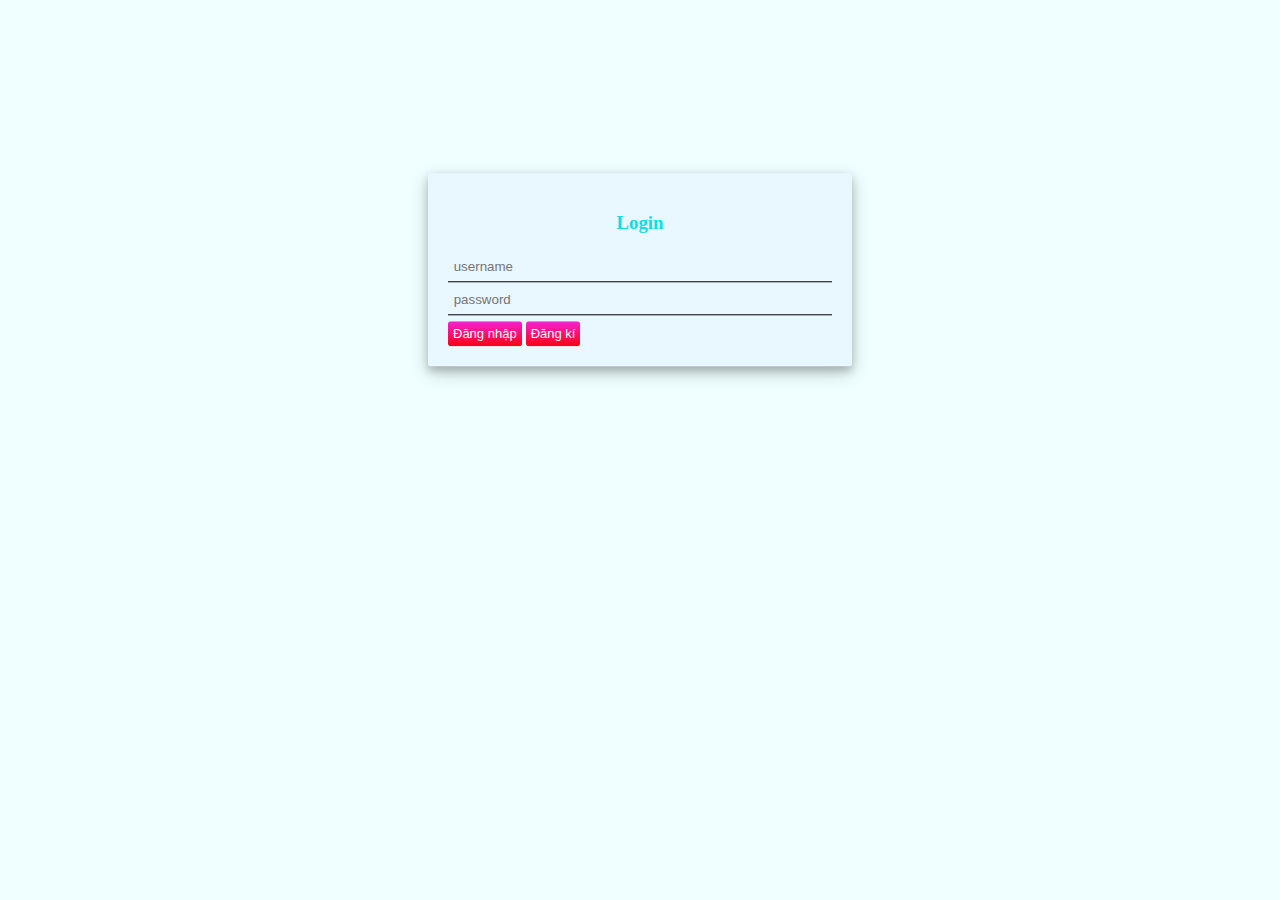
<file: form/index.html>
<!DOCTYPE html>
<html lang="en">
<head>
    <meta charset="UTF-8">
    <meta name="viewport" content="width=device-width, initial-scale=1.0">
    <meta http-equiv="X-UA-Compatible" content="ie=edge">
    <title>Document</title>
    <link rel="stylesheet" href="./style.css">
</head>
<body>
    <form action="" id="dang-nhap">
        <h3>Login</h3>
        <!-- <label for="username">Tài khoản</label>
        <br> -->
        <input type="text"  name="" id="username" placeholder=" username">
        <br>
        <!-- <label for="pass">Mật khẩu</label>
        <br> -->
        <input type="password" name="pass" id="pass" placeholder=" password">
        <br>
        <button type="submit">Đăng nhập</button>
        <button type="button" id="dang-ki-1">Đăng kí</button>
    </form>

    <form action="" id="dang-ki">
            <h3>Register</h3>
            <label for="name">Tên:</label>
            <br>
            <input type="text"  name="" id="name" placeholder=" name">
            <br>
            <label for="so-dien-thoai">Số điện thoại:</label>
            <br>
            <input type="text" name="" id="so-dien-thoai" placeholder=" phone">
            <br>
            <label for="address">Địa chỉ:</label>
            <br>
            <input type="text" name="" id="address" placeholder=" address">
            <br>
            <label for="username-1">Tài khoản:</label>
            <br>
            <input type="text"  name="" id="username-1" placeholder=" username">
            <br>
            <label for="pass-1">Mật khẩu:</label>
            <br>
            <input type="password" name="pass-1" id="pass-1" placeholder=" password">
            <br>
            <label for="confirm_pass">Nhập lại mật khẩu:</label>
            <br>
            <input type="password" name="" id="confirm_pass" placeholder=" confirm password">
            <br>
            <button type="submit">Đăng kí</button>
        </form>
    
</body>
<script>    
    var element=document.getElementById("dang-ki-1");
    element.addEventListener('click',hien)
    function hien(){
        document.getElementById('dang-ki').style.display='block';
        document.getElementById('dang-nhap').style.display='none';
    }
</script>
</html>
</file>
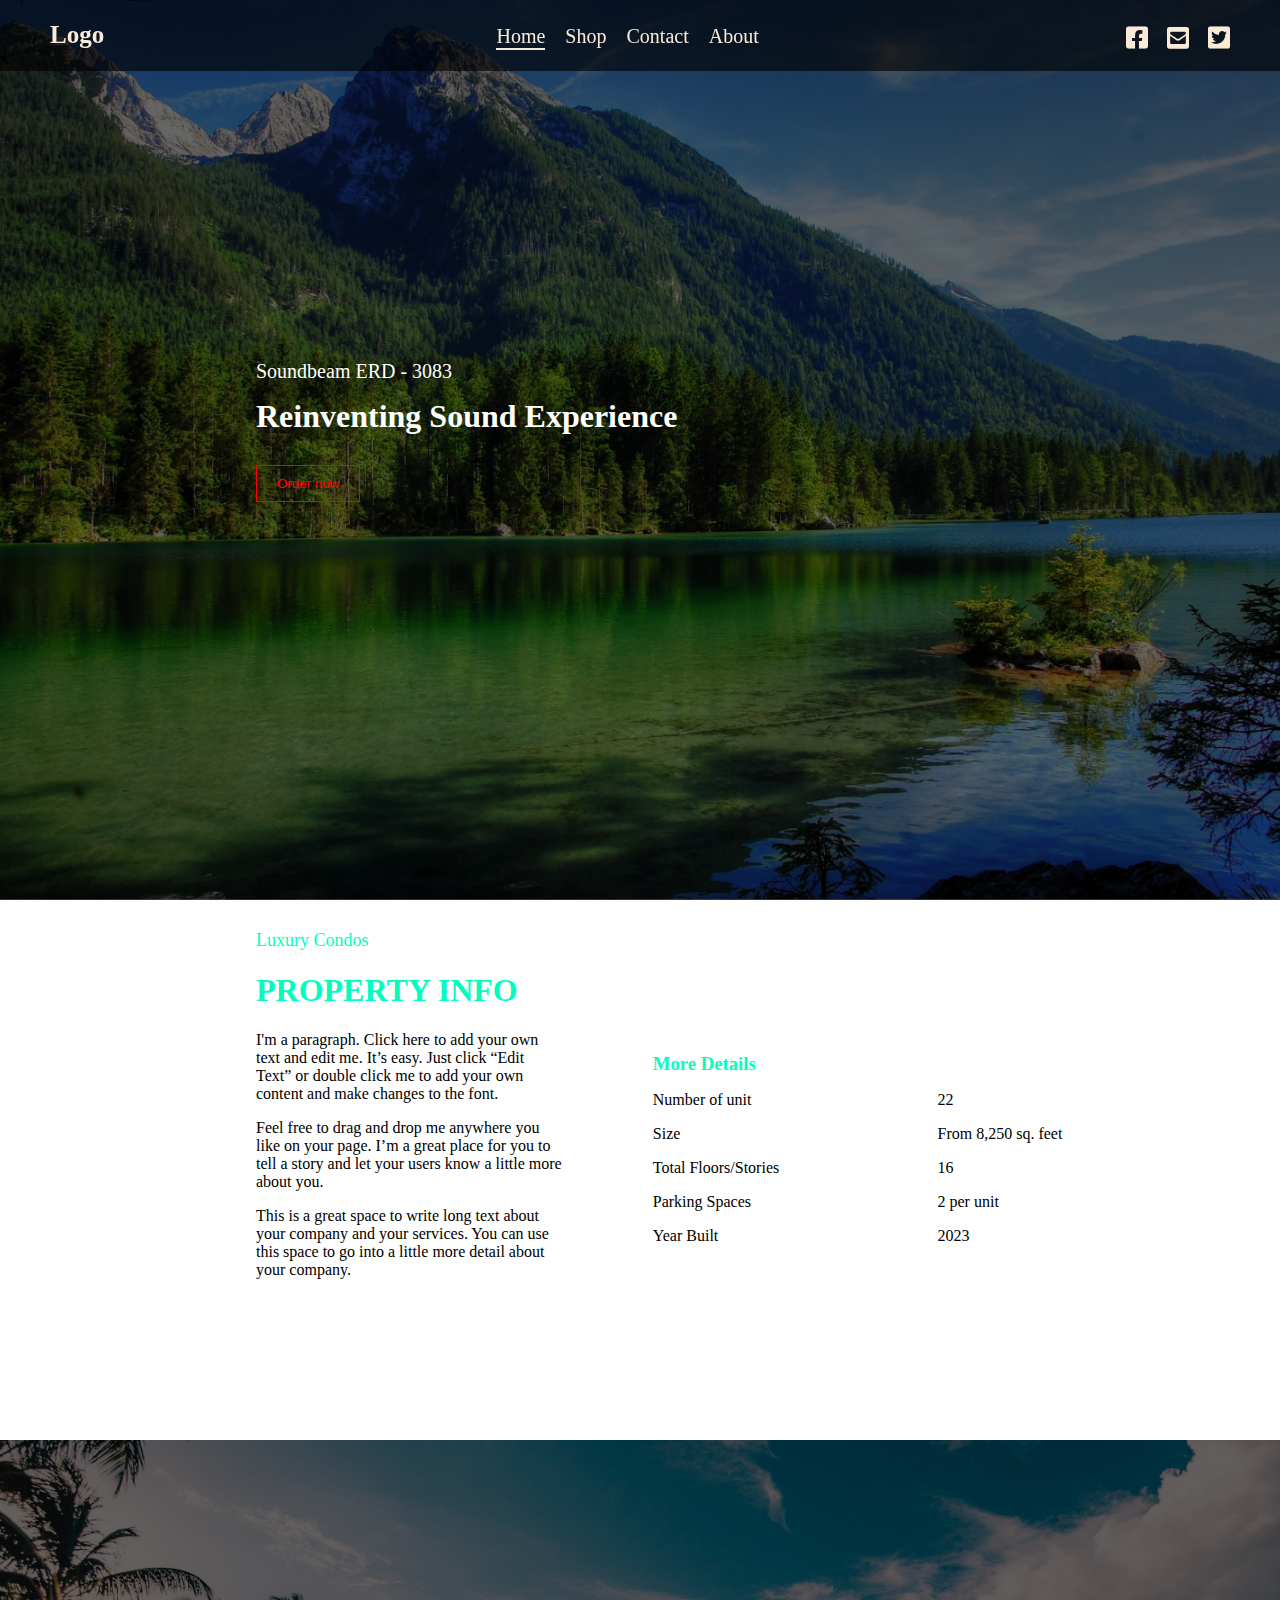
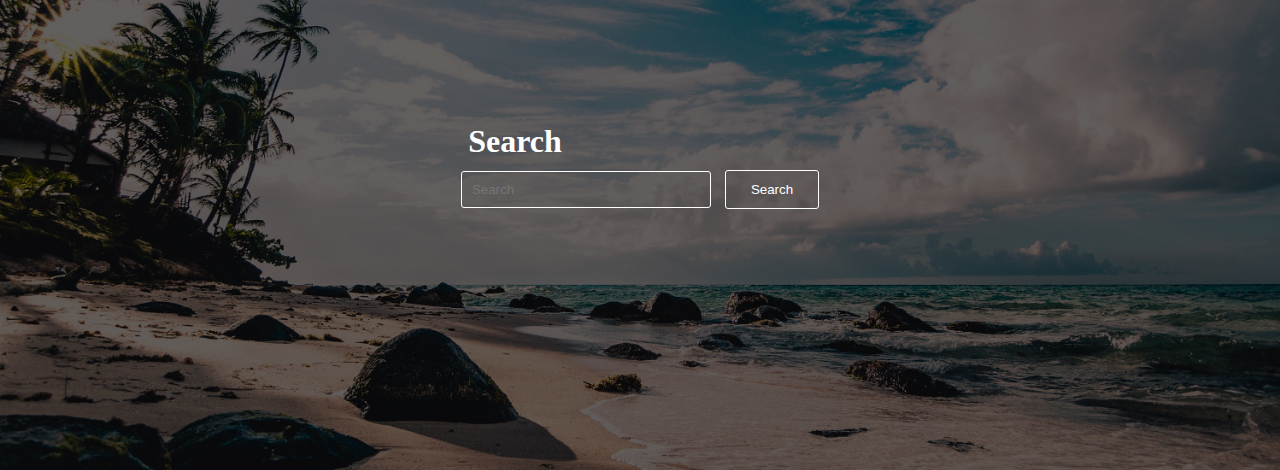
<file: landing-page/index.html>
<!DOCTYPE html>
<html lang="en">
  <head>
    <meta charset="UTF-8" />
    <meta name="viewport" content="width=device-width, initial-scale=1.0" />
    <meta http-equiv="X-UA-Compatible" content="ie=edge" />
    <title>Document</title>
    <link rel="stylesheet" href="./style.css" />
    <link
      rel="stylesheet"
      href="https://cdnjs.cloudflare.com/ajax/libs/font-awesome/5.9.0/css/all.css"
    />
  </head>
  <body>
    <div class="landing-page">
      <div class="navbar">
        <div class="logo">
          <h2>Logo</h2>
        </div>
        <ul class="nav-item">
          <li><a href="#">Home</a></li>
          <li><a href="#">Shop</a></li>
          <li><a href="#">Contact</a></li>
          <li><a href="#">About</a></li>
        </ul>
        <div class="icon">
          <a href="#"
            ><i
              class="fab fa-facebook-square"
              style="font-size: 25px;color:antiquewhite"
            ></i
          ></a>
          <a href="#">
            <i
              class="fas fa-envelope-square"
              style="font-size: 25px;color:antiquewhite"
            ></i
          ></a>
          <a href="#"
            ><i
              class="fab fa-twitter-square"
              style="font-size: 25px;color:antiquewhite"
            ></i
          ></a>
        </div>
      </div>

      <div class="main">
        <p>Soundbeam ERD - 3083</p>
        <h1>Reinventing Sound Experience</h1>
        <button class="btn">Order now</button>
      </div>
    </div>
    <div class="landing-page-2">
      <div class="col-1">
        <small>Luxury Condos</small>
        <h1>PROPERTY INFO</h1>
        <p>
          I'm a paragraph. Click here to add your own text and edit me. It’s
          easy. Just click “Edit Text” or double click me to add your own
          content and make changes to the font.
        </p>
        <p>
          Feel free to drag and drop me anywhere you like on your page. I’m a
          great place for you to tell a story and let your users know a little
          more about you.
        </p>
        <p>
          This is a great space to write long text about your company and your
          services. You can use this space to go into a little more detail about
          your company.
        </p>
      </div>
      <div class="col-2">
        <h3>More Details</h3>
        <div class="row">
          <div class="col-2-1">
            <p>Number of unit</p>
            <p>Size</p>
            <p>Total Floors/Stories</p>
            <p>Parking Spaces</p>
            <p>Year Built</p>
          </div>
          <div class="col-2-2">
            <p>22</p>
            <p>From 8,250 sq. feet</p>
            <p>16</p>
            <p>2 per unit</p>
            <p>2023</p>
          </div>
        </div>
      </div>
    </div>
    <div class="landing-page-3">
        <div class="opacity">
            
            <div class="search">
                <h1>Search</h1>
                <form action="">
                    <input type="text" placeholder="Search">
                    <button type="submit">Search</button>
                </form>
            </div>
        </div>
    </div>
  </body>
</html>
</file>
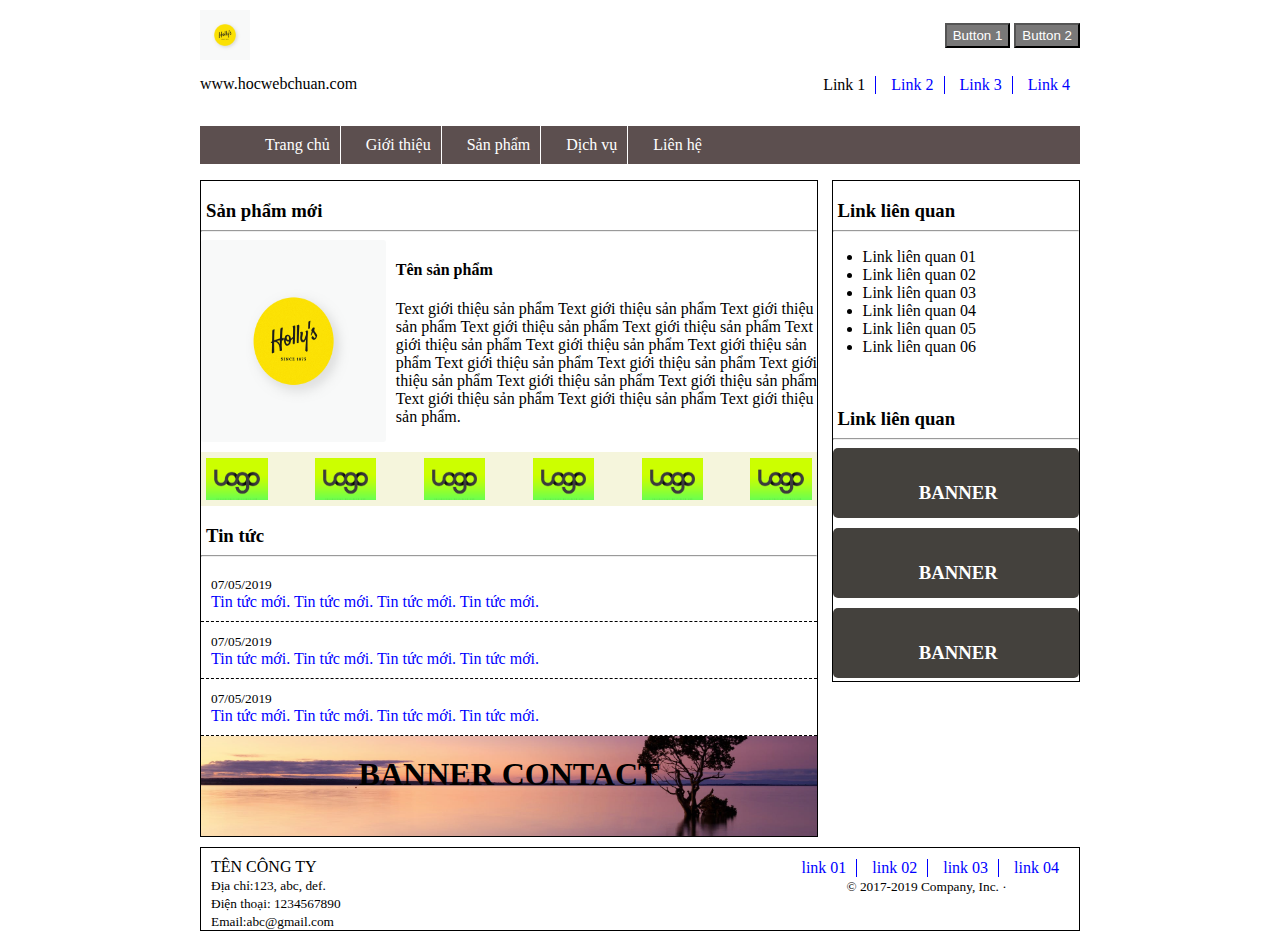
<file: test/index.html>
<!DOCTYPE html>
<html lang="en">
<head>
    <meta charset="UTF-8">
    <meta name="viewport" content="width=device-width, initial-scale=1.0">
    <meta http-equiv="X-UA-Compatible" content="ie=edge">
    <link rel="stylesheet" href="./style.css">
</head>
<body>
    <div class="header-1">
        <div class="row-1"> 
            <img  class="logo" src="./logos-1.webp" alt="Logo">
            <div>
                <button type="button" class="header-button">Button 1</button>
                <button type="button" class="header-button">Button 2</button>
            </div>
            
        </div>
        <div class="d-flex justify-content-between">
            <a href="#">www.hocwebchuan.com</a>
            <ul class="d-flex justify-content-between">
                <li> <a href="#">Link 1</a></li>
                <li>Link 2</li>
                <li>Link 3</li>
                <li>Link 4</li>
            </ul>
        </div>
    </div>
    <div class="header-2">
        <ul class="d-flex">
            <li> <a href="#">Trang chủ</a></li>
            <li> <a href="#">Giới thiệu</a></li>
            <li> <a href="#">Sản phẩm</a></li>
            <li> <a href="#">Dịch vụ</a></li>
            <li> <a href="#">Liên hệ</a></li>
        </ul>
    </div>
    <div class="main d-flex justify-content-between">
        <div class="col-1">
                <h3>Sản phẩm mới</h3>
                <hr>
                <div class="noi-dung d-flex">
                    <img src="./logos-1.webp" alt="">
                    <div class="content">
                        <h4>Tên sản phẩm</h4>
                        <p>Text giới thiệu sản phẩm Text giới thiệu sản phẩm Text giới thiệu sản phẩm Text giới thiệu sản phẩm Text giới thiệu sản phẩm Text giới thiệu sản phẩm Text giới thiệu sản phẩm Text giới thiệu sản phẩm Text giới thiệu sản phẩm Text giới thiệu sản phẩm Text giới thiệu sản phẩm Text giới thiệu sản phẩm Text giới thiệu sản phẩm Text giới thiệu sản phẩm Text giới thiệu sản phẩm Text giới thiệu sản phẩm.
                        </p>
                    </div>
                </div>
                <div class="img-gt d-flex justify-content-between">
                    <img src="./579352-15CTfd1515601765.png" alt="gioi thieu">
                    <img src="./579352-15CTfd1515601765.png" alt="gioi thieu">
                    <img src="./579352-15CTfd1515601765.png" alt="gioi thieu">
                    <img src="./579352-15CTfd1515601765.png" alt="gioi thieu">
                    <img src="./579352-15CTfd1515601765.png" alt="gioi thieu">
                    <img src="./579352-15CTfd1515601765.png" alt="gioi thieu">
                </div>
                <h3>Tin tức</h3>
                <hr>
                <div class="tin">
                    <small>07/05/2019</small>
                    <br>
                    <a href="#">Tin tức mới. Tin tức mới. Tin tức mới. Tin tức mới.</a>
                </div>
                <div class="tin">
                        <small>07/05/2019</small>
                        <br>
                        <a href="#">Tin tức mới. Tin tức mới. Tin tức mới. Tin tức mới.</a>
                </div>
                <div class="tin">
                        <small>07/05/2019</small>
                        <br>
                        <a href="#">Tin tức mới. Tin tức mới. Tin tức mới. Tin tức mới.</a>
                </div>
                <div class="banner d-flex justify-content-between">
                    <h1>
                        BANNER CONTACT
                    </h1>
                </div> 
        </div>
        <div class="col-2">
            <h3>Link liên quan</h3>
            <hr>
            <ul>
                <li><a href="#"></a> Link liên quan 01</li>
                <li><a href="#"></a> Link liên quan 02</li>
                <li><a href="#"></a> Link liên quan 03</li>
                <li><a href="#"></a> Link liên quan 04</li>
                <li><a href="#"></a> Link liên quan 05</li>
                <li><a href="#"></a> Link liên quan 06</li>
            </ul>
            <br>
            <h3>Link liên quan</h3>
            <hr>
            <div class="d-flex  banner-nho ">
                <h3>BANNER</h3>
            </div>
            <div class="d-flex  banner-nho ">
                    <h3>BANNER</h3>
            </div>
            <div class="d-flex  banner-nho ">
                    <h3>BANNER</h3>
            </div>

        </div>
    </div>
    <div class="footer d-flex">
        <div class="col-1">
            <p>TÊN CÔNG TY</p>
            <small>Địa chỉ:123, abc, def.</small>
            <br>
            <small>Điện thoại: 1234567890</small>
            <br>
            <small>Email:abc@gmail.com</small>
        </div>
        <div class="col-2">
            <div>
                <ul class="d-flex">
                            <li>link 01</li>
                            <li>link 02</li>
                            <li>link 03</li>
                            <li>link 04</li>
                </ul>
                <small>© 2017-2019 Company, Inc. · </small>
            </div>
                
        </div>
    </div>
    
</body>
</html>
</file>
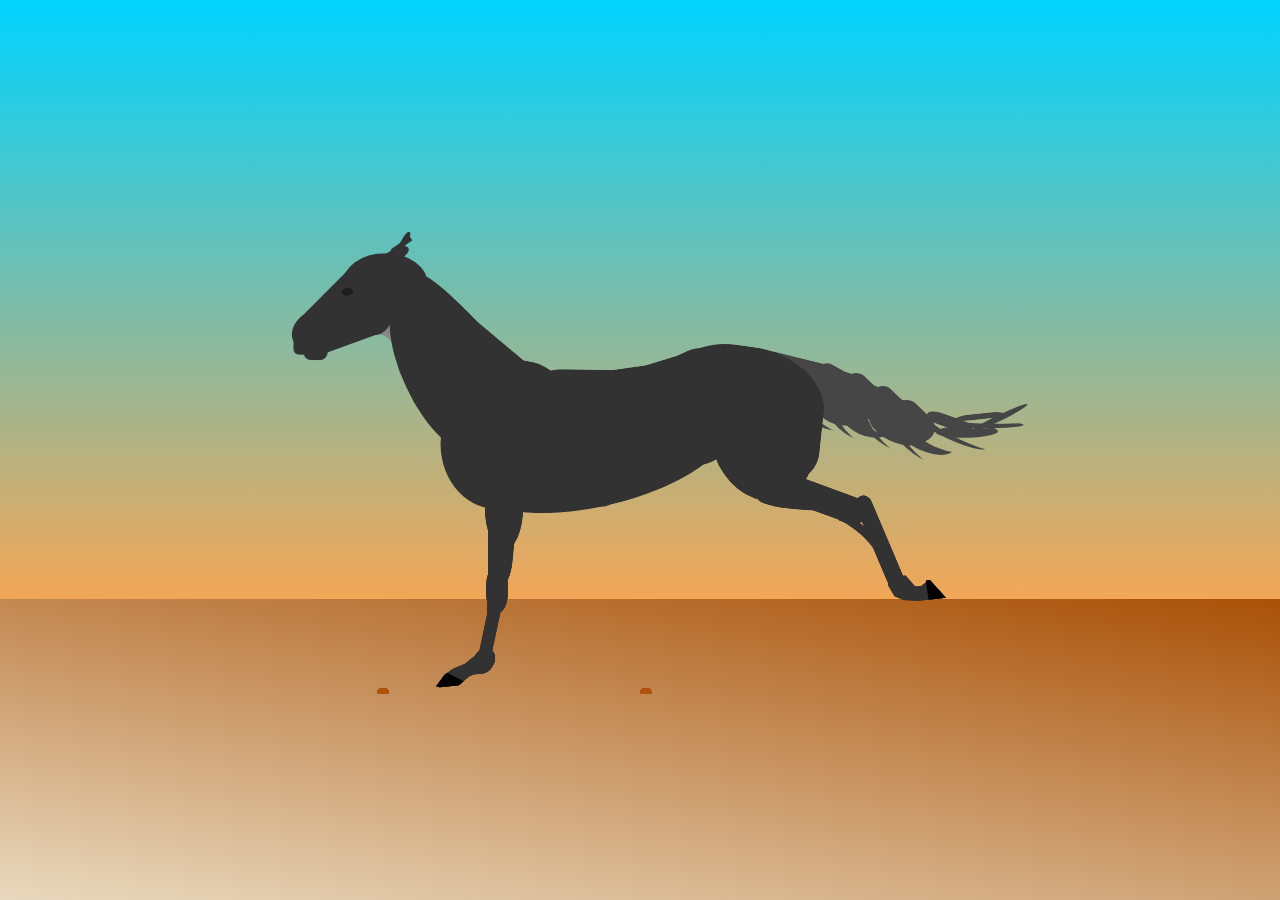
<file: test/test/index.html>
<!DOCTYPE html>
<html lang="en">
<head>
    <meta charset="UTF-8">
    <meta name="viewport" content="width=device-width, initial-scale=1.0">
    <meta http-equiv="X-UA-Compatible" content="ie=edge">
    <title>Document</title>
    <link rel="stylesheet" href="./style.css">
</head>
<body> 
    <input type="checkbox" id="toggle" >
<label for="toggle">
	<div class="floor"></div>
	
	<div class="🐴 animate">
		<div class="front-leg right">
			<div class="shoulder">
				<div class="upper">
					<div class="knee">
						<div class="lower">
							<div class="ankle">
								<div class="foot">
									<div class="hoof"></div>
								</div>
							</div>
						</div>
					</div>
				</div>
			</div>
		</div>
		<div class="back-leg right">
			<div class="top">
				<div class="thigh">
					<div class="lower-leg">
						<div class="foot">
							<div class="hoof"></div>
						</div>
					</div>
				</div>
			</div>
		</div>
		<div class="tail">
			<div class="nub">
				<div class="section">
				<div class="section">
				<div class="section">
				<div class="section">
				<div class="section">
				<div class="section last">
				</div>
				</div>
				</div>
				</div>
				</div>
				</div>
			</div>
		</div>
		<div class="body">
			<div class="section">
			<div class="section">
			<div class="section">
			<div class="section">
			<div class="section last">
			</div>
			</div>
			</div>
			</div>
			</div>
			<div class="back-side"></div>
		</div>
		
		<div class="neck">
			<div class="under"></div>
			<div class="front"></div>
			<div class="base"></div>
			<div class="top"></div>
			<div class="shoulder"></div>
		</div>
		<div class="front-leg left">
			<div class="shoulder">
				<div class="upper">
					<div class="knee">
						<div class="lower">
							<div class="ankle">
								<div class="foot">
									<div class="hoof"></div>
								</div>
							</div>
						</div>
					</div>
				</div>
			</div>
		</div>
		
		<div class="back-leg left">
			<div class="top">
				<div class="thigh">
					<div class="lower-leg">
						<div class="foot">
							<div class="hoof"></div>
						</div>
					</div>
				</div>
			</div>
		</div>
		
		<div class="head">
			<div class="skull"></div>
			<div class="nose"></div>
			<div class="face"></div>
			<div class="lip"></div>
			<div class="jaw"></div>
			<div class="chin"></div>
			<div class="ear"></div>
			<div class="eye"></div>
		</div>
	</div>	
	
	<div class="dust front">
		<div class="particle"></div>
		<div class="particle"></div>
		<div class="particle"></div>
		<div class="particle"></div>
		<div class="particle"></div>
		<div class="particle"></div>
		<div class="particle"></div>
		<div class="particle"></div>
		<div class="particle"></div>
		<div class="particle"></div>
		<div class="particle"></div>
		<div class="particle"></div>
		<div class="particle"></div>
		<div class="particle"></div>
		<div class="particle"></div>
		<div class="particle"></div>
		<div class="particle"></div>
		<div class="particle"></div>
		<div class="particle"></div>
		<div class="particle"></div>
		<div class="particle"></div>
		<div class="particle"></div>
		<div class="particle"></div>
		<div class="particle"></div>
		<div class="particle"></div>
		<div class="particle"></div>
		<div class="particle"></div>
		<div class="particle"></div>
		<div class="particle"></div>
		<div class="particle"></div>
	</div>
	<div class="dust back">
		<div class="particle"></div>
		<div class="particle"></div>
		<div class="particle"></div>
		<div class="particle"></div>
		<div class="particle"></div>
		<div class="particle"></div>
		<div class="particle"></div>
		<div class="particle"></div>
		<div class="particle"></div>
		<div class="particle"></div>
		<div class="particle"></div>
		<div class="particle"></div>
		<div class="particle"></div>
		<div class="particle"></div>
		<div class="particle"></div>
		<div class="particle"></div>
		<div class="particle"></div>
		<div class="particle"></div>
		<div class="particle"></div>
		<div class="particle"></div>
		<div class="particle"></div>
		<div class="particle"></div>
		<div class="particle"></div>
		<div class="particle"></div>
		<div class="particle"></div>
		<div class="particle"></div>
		<div class="particle"></div>
		<div class="particle"></div>
		<div class="particle"></div>
		<div class="particle"></div>
	</div>
	
	
</label>
</body>
</html>
</file>
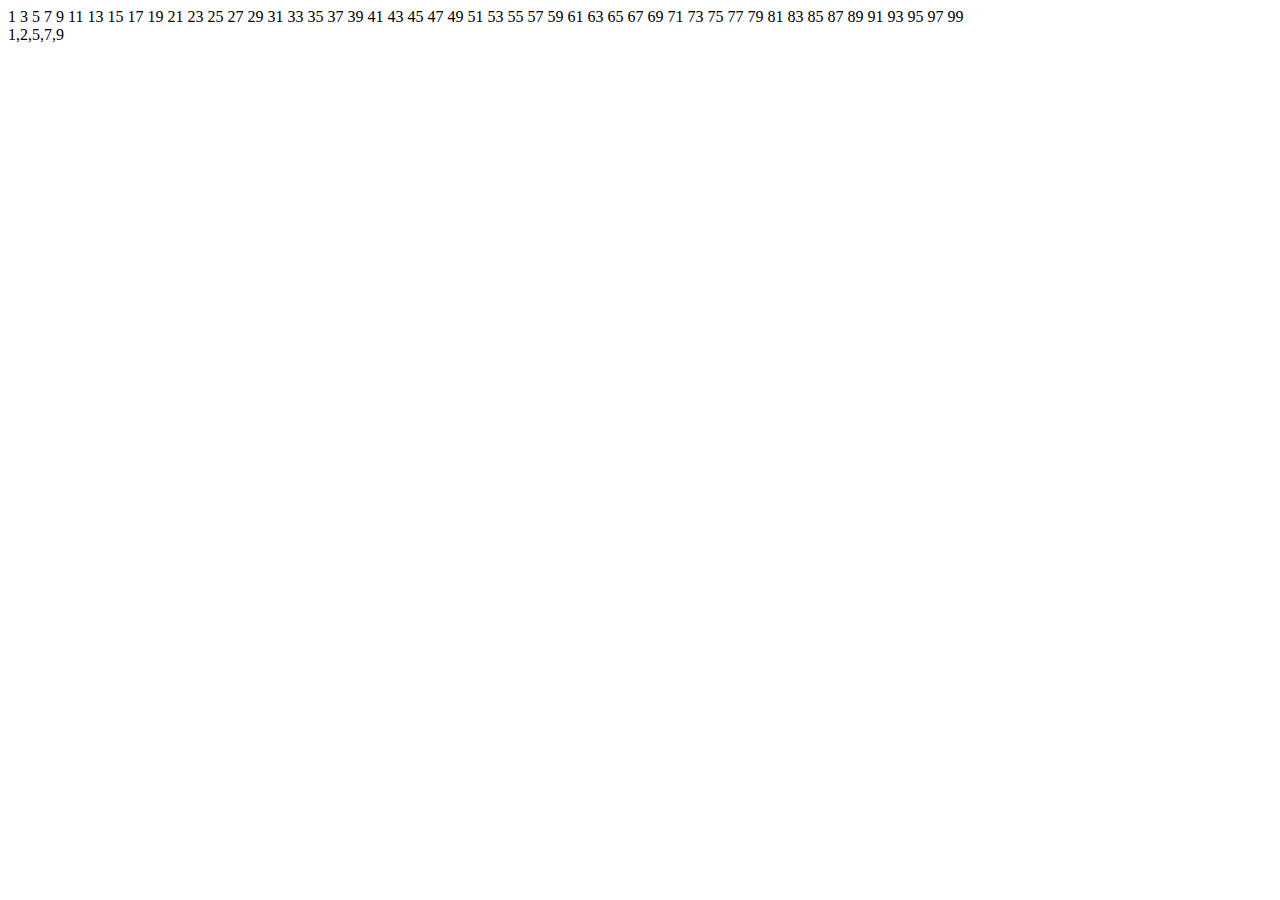
<file: phong-index.html>
<!DOCTYPE html>
<html lang="en">

<head>
    <meta charset="UTF-8">
    <meta name="viewport" content="width=device-width, initial-scale=1.0">
    <meta http-equiv="X-UA-Compatible" content="ie=edge">
    <title>Document</title>
</head>

<body>
    <div id="result">

    </div>
    <script>
        ////////bai-1-2
        function inSoLe(length) {
            var a = '';
            for (var i = 0; i < length; i++) {
                if (i % 2 != 0) {
                    //document.write(i);
                    a += i + "-";
                }
                document.getElementById("result").innerHTML = a;
            }
        }

        function inSoLe_2(length) {
            var i = 0
            var a = '';
            while (i < length) {
                if (i % 2 != 0) {
                    //document.write(i);
                    a += i + "<br>";
                }
                i++;
            }
            document.getElementById("result").innerHTML = a;
        }

        function inSoLe_3(length) {
            var a = '';
            var i = 1;
            do {
                if (i % 2 != 0) {
                    //document.write(i);
                    a += i + " ";
                }
                i++;
            } while (i < length);
            document.getElementById("result").innerHTML = a;
        }

        ///////////////////bai-3

        function SapXep() {
            var b = [1, 5, 7, 2, 9];
            // document.write(b.sort());
            for (var i = 0; i < b.length - 1; i++) {
                for (var j = i + 1; j < b.length; j++) {
                    if (b[i] > b[j]) {
                        var temp;
                        temp = b[i];
                        b[i] = b[j];
                        b[j] = temp;
                    }
                }
            }
            document.write(b.join());
        }


        //inSoLe(30);
        //inSoLe_2(50);
        inSoLe_3(100);
        SapXep();
    </script>
</body>

</html>
</file>
<file: form/style.css>
#dang-ki{
    display: none;
}
#dang-nhap{
    display: block;
}
body{
    background-color: azure;
    width: 1024px;  
    margin-left: auto;
    margin-right: auto;
    padding: 0;
}
button{
background-image: linear-gradient( 180deg, rgb(243, 34, 215),rgb(255, 0, 13));
border: none;
color: white;
margin-top: 3px;
text-align: center;
text-decoration: none;
display: inline-block;
font-size: 13px;
padding: 5px;
border-radius: 3px;
}
button:hover{
    background-image: linear-gradient( 45deg, rgb(243, 34, 51),rgb(255, 0, 234));
}
form{
    position: absolute;
    top: 30%;
    left: 50%;
    transform: translate(-50%, -50%);
    margin-left: auto;
    margin-right: auto;
    width: 30%;
    box-shadow: 0 4px 8px 0 rgba(0, 0, 0, 0.2), 0 6px 20px 0 rgba(0, 0, 0, 0.19);
    padding: 20px;
    border-radius: 3px;
    background-color: rgba(47, 0, 255, 0.03);
}
form h3{
    color: rgb(15, 221, 228);
    text-align: center;
}
form input{
    height: 30px;
    width: 100%;
    margin-bottom: 3px ;
    box-sizing: border-box;
    border:none;
    border-bottom: 1px solid black;
    background-color: transparent;
    outline: none;
}
form input:hover{
    border-bottom: 1px solid blue;
}
form input:focus{
    border: none;
    border-bottom: 1px solid red;
}
form label{
    text-align: start;
}
</file>
<file: landing-page/style.css>
body{
    margin: 0;
    padding: 0;
    height: 100vh;
    background-image: url(./clouds-daylight-environment-462146.jpg);
    background-position: center; 
    background-size:cover;
    background-repeat: no-repeat;
}
.landing-page{
    height: 100%;
    width: 100%;
    background-color: rgba(0, 0, 0, 0.6);
} 
 /* .landing-page::after{
    content: "";
    position: absolute;
    left: 0;
    top: 0;
    height: 100%;
    width: 100%;
    background-color: rgba(0, 0, 0, 0.326);
}  */
.navbar{ 
    background-color: rgba(0, 0, 0, 0.629);
    display: flex;
    justify-content: space-between;
    color :antiquewhite;
    padding: 0 50px; 
    margin: 0px;
    position: fixed;
    top: 0;
    right: 0;
    left: 0;
    z-index: 1030;
}
.navbar .logo h2{
    font-size: 25px;
    margin-top: 10;
}
.navbar .nav-item{
    margin-top:20px; 
    display: flex;

}
.navbar .nav-item li{
    list-style-type: none;
    margin: 5px 10px;
    font-size: 20px;
    
}
.navbar .nav-item li:nth-child(1){
    border-bottom: 2px solid antiquewhite;  
}
.navbar .nav-item li:hover{
    border-bottom: 2px solid antiquewhite;
}
.navbar .nav-item li a{
    text-decoration: none;
    color: antiquewhite;
}
.navbar .icon a i{
    margin-top:25px;
    margin-left: 15px;
}
.main{
    position: absolute;
    top:40%;
    left: 20%;
    color: white ;
}
.main p{
    font-size: 20px;
    margin: 0px;
}
.main h1{
    margin-top: 15px;
    margin-bottom: 30px;
}
.main .btn{
    background-color: transparent;
    color: red;
    border: 1px solid red;
    padding: 10px 20px;
}
.main .btn:hover{
    background-color: rgba(0, 0, 0, 0.63);
    color: white;
    border: 1px solid white;
    cursor: pointer;
}

.landing-page-2{
    height: 60vh;
    background-color: rgba(255, 255, 255, 1.842);
    padding-left: 20vw;
    display: flex;
    animation-name: page;
    animation-duration: 5s 
}
@keyframes page{
    0%{
        transform:translateY(-30px);
    }
    50%{
        transform: translateY(30px);
    }
    100%{
        transform:translateY(0px);
    }
}
.landing-page-2 .col-1{
    width: 30%;
   padding: 30px 0 ; 
}
.landing-page-2 .col-1 small{
    color:	rgb(0, 255, 191);
    font-size: 18px;
    margin-bottom: 0;
}
.landing-page-2 .col-1 h1{
    color: 	rgb(0, 255, 191);
}
.landing-page-2 .col-2{
    width: 40%;
    padding-left: 7vw;
    padding-top: 17vh;
}
.landing-page-2 .col-2 .row{
    display: flex;
    justify-content: space-between;
}

.landing-page-2 .col-2 h3{
    margin: 0;
    color: 	rgb(0, 255, 191);
}
.landing-page-3{
    height: 70vh;
    background-image: url(./pexels-photo-994605.jpeg);
    background-size:cover;
    background-position: center center;
}
.landing-page-3 .opacity{
    height: 100%;
    width: 100%;
    background-color: rgba(0, 0, 0, 0.616);
}
.landing-page-3 .opacity .search {
    height: 100%;
    width: 100%;
    display: flex;
    flex-flow: column;
    justify-content: center;
    align-items: center;
}
.landing-page-3 .opacity .search  h1{
    color: white;
    margin-left: -250px;
    margin-bottom: 10px;
}
.landing-page-3 .opacity .search form input{
    width: 250px;
    background-color: transparent;
    border: none;
    border:1px solid white;
    border-radius: 3px;
    padding: 10px 10px;
    outline: none;
    box-sizing: border-box;
}
.landing-page-3 .opacity .search form input:focus{
    color:white;
}
.landing-page-3 .opacity .search form button{
    background-color: transparent;
    border: 1px solid white;
    padding: 11px 25px;
    margin-left: 10px;
    color: white;
    border-radius: 3px;
    cursor: pointer;
}
.landing-page-3 .opacity .search form button:hover{
    background-color: rgb(255, 0, 64); 
    border: none;
}
</file>
<file: test/style.css>
body{
    margin: 10px 200px;
    padding: 0;
}
.header-1{
    
}
.row-1{
    display: flex;
    justify-content: space-between;
    align-items: center;

}
.logo{
    height: 50px;
    width: 50px;
}
.header-button{
    background: rgb(121, 120, 120);
    height: 25px;
    color:white;
}
a{
    text-decoration: none;
    color: black;
    margin-top: 15px;
}
.d-flex{
    display: flex;
   /* margin: 0 20px;*/
}
.justify-content-between{
    justify-content: space-between;
}

.header-1 .d-flex .justify-content-between li{
    text-decoration: none;
    padding-right: 10px;
    margin-left: 15px;
    list-style-type:none;
    border-right: 1px solid blue;
    color: blue;
}
.header-1 .d-flex .justify-content-between li:nth-child(4){
    border-right: none;
}
.header-2{
    background-color: rgb(92, 79, 79);
}
.header-2 ul li {
    text-decoration: none;
    margin-left: 15px;
    padding:  10px 10px ;
    list-style-type:none;
    border-right: 1px solid white;
    
}
.header-2 ul li a{
    color:white;
}
.header-2 ul li:nth-child(5){
    border-right: none;
}
.main .col-1{
    width: 70%;
    border: 1px solid black;
}
.main .col-1 h3{
    margin-left: 5px;
    margin-bottom: 0px;
}
.main .col-1 .noi-dung img{
    width: 30%;
    height: auto;
    border-radius: 3px;
}
.main .col-1 .noi-dung .content{
    margin-left: 10px;
}
.main .col-1 .img-gt{
    background-color: beige;
    margin-top:10px; 
}
.main .col-1 .img-gt img{
    width: 10%;
    height: auto;
    margin: 0 5px;
    padding: 1% 0px;
    
}
.main .col-1 .tin{
    padding: 10px 10px;
    border-bottom: 1px dashed black;
}
.main .col-1 .tin a{
    color: blue;
}
.main .col-1 .banner{
    height: 100px;
    background-image: url(./pexels-photo-258109.jpeg);
    background-size:cover;
    background-position: right center;
    justify-content: center;
    align-items: center;
}
.main .col-1 .banner h1{
    margin-top: 0;
}
.main .col-2 {
    width: 28%;
    height: 500px;
    border: 1px solid black;
}
.main .col-2 h3{
    margin-bottom: 0;
    margin-left: 5px;
}
.main .col-2 ul{
    list-style-type:disc ;
    margin-left: -10px
}
.main .col-2 .banner-nho{
    background-color: rgb(68, 65, 61);
    height: 70px;
    border-radius: 5px;
    justify-content: center;
    align-items: center;
    margin-bottom: 10px;
}
.main .col-2 .banner-nho h3{
    color:white;
}
.footer{ 
    margin-top: 10px;
    border: 1px solid black;
    justify-content: space-between;
}
.footer .col-1{
    width: 50%;
    margin-left: 10px;
}
.footer .col-1 p{
    margin-bottom: 0px;
    margin-top: 10px;
}
.footer .col-2 div ul{
    margin-right: 10px;
    margin-bottom: 0px;
}
.footer .col-2 div ul li {
    margin-top: -5px;
    padding-right: 10px;
    text-decoration: none;
    margin-left: 15px;
    list-style-type:none;
    border-right: 1px solid blue;
    color: blue;
}
.footer .col-2 div ul li:nth-child(4){
    border-right: none;
}
.footer .col-2 div small{
    margin-left: 100px;
    
}
</file>
<file: test/test/style.css>
/*

Click the horse for slow-mo :)

*/

:root
{
	font-size: 22vmin;
	
	--outlines: transparent; 
	
	--speed: 0.8s;
	--delay-gap: 8;
	
	--horse-width: 3.8rem;
	--horse-height: 2.5rem;
	
	 /* //dark horse */
	--color-horse: rgba(50, 50, 50, 1);
	--color-horse-back: rgba(30, 30, 30, 1);
	--color-hair: rgba(70, 70, 70, 1);
	
	/* //white horse
	// --color-horse: rgba(240, 240, 240, 1);
	// --color-horse-back: rgba(200, 200, 200, 1);
	// --color-hair: rgba(255, 255, 255, 1);
	
	//pink horse
	 // --color-horse: #D72287;
	 // --color-horse-back: #9A095A;
	 // --color-hair: #DF4E9F;
		
	//red horse
	 // --color-horse: #FF0000;
	 // --color-horse-back: #DD0000;
	 // --color-hair: #FF3030;
	
	//blue horse
	 // --color-horse: #0000ff;
	 // --color-horse-back: #0000dd;
	 // --color-hair: #3030ff; */ 
	
	--color-hoof: rgba(0, 0, 0, 1);
	--color-dust: #AF540B;
	--color-floor: #F1D1AF;
	--color-sky: #C4C4FF;
}

input[type=checkbox]
{
	opacity: 0;
}

input[type=checkbox]:checked ~ label 
{
	--outlines: white;
	--speed: 8s;
	
	--color-horse: rgba(50, 50, 50, 0.3);
	--color-horse-back: rgba(30, 30, 30, 0.3);
	--color-hair: rgba(70, 70, 70, 0.3);
	--color-hoof: rgba(0, 0, 0, 0.3);
}

*{ position: relative; }

html, body
{
	width: 100%;
	height: 100%;
	margin: 0;
	padding: 0;
	background: linear-gradient(0deg, rgba(255,164,78,1) 30%, rgba(0,212,255,1) 100%);
}

body
{
	display: flex;
	justify-content: center;
	align-items: center;
}

label
{
	cursor: pointer;
}

.dust
{
	position: fixed;
	top: 0;
	left: 0;
	right: 0;
	bottom: calc(((100vh - var(--horse-height)) / 2) + 0.02rem);
	overflow: hidden;
}

.floor
{
	background-color: var(--color-floor);
	background: linear-gradient(9deg, rgba(232,217,190,1) 0%, #A95108 100%);
	position: fixed;
	top: calc(50vh + (var(--horse-height) / 2) - 0.5rem);
	left: 0;
	right: 0;
	bottom: 0;
	overflow: hidden;
}

.dust .particle
{
	background-color: var(--color-dust);
	width: 0.05rem;
	height: 0.05rem;
	border-radius: 50%;
	position: absolute;
	
	border: 1px dashed var(--outlines);
	top: calc(50vh + (var(--horse-height) / 2) - 0.05rem);
	left: calc(50vw - (var(--horse-width) / 2) + (var(--horse-width) * 0.15));
}

.dust.back .particle
{
	left: calc(50vw - (var(--horse-width) / 2) + (var(--horse-width) * 0.5));
}

@for $i from 1 through 30 {
	
    @keyframes particle-animation-#{$i} {
        100% {
			transform: 	translateX(calc(#{random() / 1.3} * var(--horse-width) )) 
						translateY(calc(-#{random() / 100} * (var(--horse-height) / 5))) 
						scale(random(4) + 2) 
						rotate(random(360) * -0.5deg);
			opacity: 0;	
        }
    }
    
    .particle:nth-child(#{$i}){
		transform-origin: random(1)*-20% random(1)*-20%;
        animation: particle-animation-#{$i} var(--speed) ease-out infinite;
		animation-delay: calc((var(--speed) * 0.1) + #{$i * .01s});
    } 
	
    .dust.back .particle:nth-child(#{$i}){
		
		animation-delay: calc((var(--speed) * 0.68) + #{$i * .01s});
    }
}



.🐴
{
	width: var(--horse-width);	
	height: var(--horse-height);	
	border: 0px solid var(--outlines);
}

.🐴 *, .🐴 *:after, .🐴 *:before{ border: 1px dashed var(--outlines); }
	
.🐴 >*
{
	position: absolute;
	top: var(--part-y, 0);
	left: var(--part-x, 0);
	width: var(--part-width, 10px);	
	height: var(--part-height, 10px);
	border-radius: var(--part-radius, 0);
	transform: rotate(var(--part-rotate, 0deg));
	transform-origin: var(--part-origin, 50% 50%);
	
	animation-delay: var(--delay, 0s) !important;
}

.🐴 >* *, .🐴 >* *:after, .🐴 >* *:before
{
	position: absolute;
	background-color: var(--color-horse);
	top: var(--shape-y, 0);
	left: var(--shape-x, 0);
	width: var(--shape-width, 10px);	
	height: var(--shape-height, 10px);	
	border-radius: var(--shape-radius, 0);
	transform: rotate(var(--shape-rotate, 0deg));
	transform-origin: var(--shape-origin, 50% 50%);
	animation-delay: var(--delay, 0s) !important;
}

/* ================

   HEAD

   ================ */
	
.head
{
	--part-width: 20%;
	--part-height: 15%;
	--part-x: -1%;
	--part-y: 3%;	
	--part-origin: 100% 50%;
	--part-rotate: -40deg;
}

.head .skull
{
	--shape-width: 55%;
	--shape-height: 80%;
	--shape-radius: 50%;
	--shape-x: 43%;
	--shape-y: 10%;
	--shape-rotate: 40deg;
}

.head .eye
{
	background-color: var(--color-horse-back);
	--shape-width: 6%;
	--shape-height: 10%;
	--shape-radius: 30% 100%;
	--shape-x: 45%;
	--shape-y: 20%;
	--shape-rotate: 0deg;
}

.head .face
{
	--shape-width: 47%;
	--shape-height: 50%;
	--shape-y: 8%;
	--shape-x: 14%;
	--shape-rotate: -5deg;
}

.head .nose
{
	--shape-x: 0%;
	--shape-y: 11.7%;
	--shape-width: 24%;
	--shape-height: 35%;
	--shape-radius: 50%;
	--shape-rotate: -12deg;
}

.head .jaw
{
	--shape-width: 25%;
	--shape-height: 60%;
	--shape-x: 40%;
	--shape-y: 37%;
	--shape-radius: 45%;
	transform: skew(0deg) rotate(40deg);
}

.head .lip
{
	--shape-rotate: 40deg;
	--shape-x: -3%;
	--shape-y: 28%;
	--shape-radius: 30%;
	--shape-width: 12%;
	--shape-height: 25%;
}

.head .chin
{
	--shape-width: 15%;
	--shape-height: 40%;
	--shape-y: 31%;
	--shape-x: 2%;
	--shape-radius: 30%;
	--shape-rotate: 40deg;
}

.head .chin:after
{
	content: '';
	--shape-width: 130%;
	--shape-height: 180%;
	--shape-radius: 0;
	--shape-x: 123%;
	--shape-y: -95%;
	--shape-rotate: 70deg;
}

.head .ear
{
	--shape-width: 20%;
	--shape-height: 15%;
	--shape-y: 17%;
	--shape-x: 78%;
	--shape-radius: 50%;
	--shape-rotate: 10deg;
	--shape-origin: 0% 50%;
}

.head .ear:after
{
	content: '';
	--shape-width: 70%;
	--shape-height: 40%;
	--shape-y: 10%;
	--shape-x: 65%;
	--shape-radius: 40%;
	--shape-rotate: -30deg;
}

.head .ear:before
{
	content: '';
	--shape-width: 70%;
	--shape-height: 30%;
	--shape-y: -20%;
	--shape-x: 50%;
	--shape-radius: 0%;
	--shape-rotate: -5deg;
}

/* ================

   NECK

   ================ */

.neck
{
	--part-width: 30%;
	--part-height: 25%;
	--part-x: 5%;
	--part-y: 35%;	
	--part-origin: 90% 50%;
	--part-rotate: 45deg;
}

.neck .under
{
	--shape-height: 40%;
	--shape-width: 16%;
	--shape-radius: 50%;
	--shape-x: 11%;
	--shape-y: 55%;
	--shape-rotate: -19deg;
	background-color: transparent;
	border-top: 0.07rem outset var(--color-horse); 
}

.neck .front
{
	--shape-width: 75%;
	--shape-height: 55%;
	--shape-radius: 50%;
	--shape-y: 28%;
	--shape-x: 7%;
	--shape-rotate: 20deg;
}

.neck .top
{
	--shape-x: 10%;
	--shape-y: 5%;
	--shape-width: 50%;
	--shape-height: 25%;
	--shape-radius: 50% / 20%;
	--shape-rotate: 0deg;
}

.neck .top:after
{
	content: '';
	--shape-x: 50%;
	--shape-y: -10%;
	--shape-width: 70%;
	--shape-height: 50%;
	--shape-radius: 0%;
	--shape-rotate: -5deg;
}

.neck .base
{
	--shape-width:50%;
	--shape-height:30%;
	--shape-x: 20%;
	--shape-y: 10%;
	--shape-radius: 30%;
	--shape-rotate: -10deg;
}

.neck .shoulder
{
	--shape-width:50%;
	--shape-height:30%;
	--shape-x: 48%;
	--shape-y: -2%;
	--shape-rotate: -20deg;
	--shape-radius: 50%;
}

/* ================

   BODY

   ================ */

.body
{
	--part-width: 55%;
	--part-height: 33%;
	--part-x: 20%;
	--part-y: 30%;	
	--part-origin: 10% 50%;
}

.body .section
{
	--shape-width: 94%;
	--shape-height: 90%;
	--shape-x: 40%;
	--shape-y: 5%;
	--shape-origin: 10% 30%;
	--shape-radius: 50% 0 20% 20%;
	--shape-rotate: -9deg;
}


.body .section.last { --shape-radius: 45%; }
.body .section.last:after { content: none; }

.body >.section
{
	--shape-x: 4%;
	--shape-y: 4%;
	--shape-width: 32%;
	--shape-height: 92%;
	--shape-rotate: 10deg;
	--shape-origin: 50% 50%;
	--shape-radius: 45%;
}

.body >.section:after
{
	content: '';
	
	--shape-height: 70%;
	--shape-width: 202%;
	--shape-x: 40%;
	--shape-y: 48%;
	--shape-rotate: -23deg;
	--shape-origin: 0% 100%;
	--shape-radius: 50%;
}

.body .back-side
{
	--shape-x: 60%;
	--shape-y: -10%;
	--shape-width: 38%;
	--shape-height: 70%;
	--shape-origin: 0 0;
	--shape-rotate: 8deg;
	--shape-radius: 40% 50% 50%;
}

/* ================

   TAIL

   ================ */

.tail
{
	--part-width: 35%;
	--part-height: 18%;
	--part-x: 63%;
	--part-y: 29%;	
	--part-rotate: 10deg;
	--part-origin: 0% 50%;
}

.tail .nub
{
	--shape-width: 35%;
	--shape-height: 30%;
	--shape-rotate: 4deg;
	--shape-origin: 10% 50%;
	--shape-radius: 20% / 50%;
	
	background-color: var(--color-hair);
}

.tail .section
{
	--shape-width: 100%;
	--shape-height: 90%;
	--shape-rotate: 15deg;
	--shape-origin: 0% 50%;
	--shape-radius: 30% / 50%;
	--shape-y: -25%;
	--shape-x: 60%;
	
	background-color: var(--color-hair);
}

.tail .section:after
{
	content: '';
	
	--shape-width: 170%;
	--shape-height: 120%;
	--shape-rotate: 6deg;
	--shape-origin: 0% 50%;
	--shape-radius: 50%;
	--shape-y: -10%;
	--shape-x: 0%;
	
	background-color: transparent;
	box-shadow: -1.5vmin 0.5vmin 0 0 var(--color-hair);
}

.tail .section:before
{
	content: '';
	
	--shape-width: 130%;
	--shape-height: 100%;
	--shape-rotate: -20deg;
	--shape-origin: 0% 50%;
	--shape-radius: 50%;
	--shape-y: 0%;
	--shape-x: 50%;
	
	background-color: transparent;
	box-shadow: -1.5vmin 1vmin 0 0 var(--color-hair);
}

.tail .nub >.section
{
	--shape-width: 50%;
	--shape-height: 170%;
}

.tail .section >* >*
{
	--shape-rotate: 0deg;
	--shape-height: 80%;
}

.tail .section >* >* >* >*
{
	--shape-rotate: -25deg;
	--shape-height: 40%;
}

/* ================

   FRONT LEG

   ================ */

.front-leg
{
	--part-width: 15%;
	--part-height: 60%;
	--part-x: 20%;
	--part-y: 40%;	
	--part-origin: 100% 50%;
}

.front-leg.right
{
	--color-horse: var(--color-horse-back);
	--delay: calc( 0s - var(--speed) / var(--delay-gap));
}

.front-leg .shoulder
{
	--shape-x: 20%;
	--shape-width: 80%;
	--shape-height: 35%;
	--shape-origin: 100% 50%;
	--shape-radius: 30% 30% 30% 50%;
	--shape-rotate: -0deg;
}

.front-leg .upper
{
	--shape-x: 40%;
	--shape-y: 60%;
	--shape-width: 40%;
	--shape-height: 80%;
	--shape-origin: 40% 10%;
	--shape-radius: 30% 30% 50% 50%;
	--shape-rotate: 0deg;
}

.front-leg .upper:before
{
	content: '';
	--shape-x: 5%;
	--shape-radius: 20%;
	--shape-rotate: 0deg;	
}

.front-leg .upper:after
{
	content: '';
	--shape-x: 40%;
	--shape-y: 60%;
	--shape-height: 78%;
	--shape-radius: 40%;
	--shape-rotate: 5deg;
}

.front-leg .knee
{
	--shape-x: 0%;
	--shape-y: 120%;
	--shape-width: 57%;
	--shape-height: 55%;
	--shape-radius: 45%;
	--shape-origin: 40% 20%;
	--shape-rotate: -0deg;
}

.front-leg .knee:before
{
	content: '';
	--shape-x: 0%;
	--shape-y: 60%;
	--shape-width: 30%;
	--shape-height: 40%;
	--shape-radius: 30%;
	--shape-rotate: 0deg;
}

.front-leg .lower
{
	--shape-x: 0%;
	--shape-y: 80%;
	--shape-width: 54%;
	--shape-height: 120%;
	--shape-radius: 5%;
	--shape-rotate: 12deg;
}

.front-leg .ankle
{
	--shape-x: -20%;
	--shape-y: 80%;
	--shape-width: 170%;
	--shape-height: 45%;
	--shape-radius: 50%;
	--shape-rotate: 20deg;
}

.front-leg .foot
{
	--shape-x: -35%;
	--shape-y: 65%;
	--shape-width: 120%;
	--shape-height: 200%;
	--shape-radius: 0%;
	--shape-rotate: 30deg;
	
	clip-path: polygon(0% 0%, 80% 0%, 65% 20%, 63% 30%, 70% 45%, 75% 55%, 46% 90%, 35% 95%, 10% 70%, 5% 50%, 10% 25%);
}

.front-leg .hoof
{
	--shape-x: 40%;
	--shape-y: 52%;
	--shape-width: 100%;
	--shape-height: 50%;
	--shape-radius: 0%;
	--shape-rotate: 55deg;
	background-color: var(--color-hoof);
}



/* ================

   BACK LEG

   ================ */

.back-leg
{
	--part-width: 20%;
	--part-height: 70%;
	--part-x: 60%;
	--part-y: 30%;	
	--part-origin: 100% 50%;
}

.back-leg.right
{
	--color-horse: var(--color-horse-back);
	--delay: calc( 0s - var(--speed) / var(--delay-gap));
}

.back-leg .top
{
	--shape-height: 20%;
	--shape-width: 75%;
	--shape-radius: 45%;
	--shape-rotate: 25deg;
	--shape-x: -8%;
	background-color: transparent;
}

.back-leg .top:after
{
	content: '';
	--shape-height: 140%;
	--shape-width: 40%;
	--shape-radius: 50% / 30%;
	--shape-rotate: -19deg;
	--shape-x: 55%;
	--shape-y: 20%;
	--shape-origin: 50% 10%;
}

.back-leg .top:before
{
	content: '';
	--shape-height: 150%;
	--shape-width: 80%;
	--shape-radius: 50% / 60%;
	--shape-rotate: -60deg;
	--shape-x: 24%;
	--shape-y: 58%;
}

.back-leg .thigh
{
	--shape-height: 140%;
	--shape-width: 22%;
	--shape-radius: 45% / 20%;
	--shape-rotate: -95deg;
	--shape-x: 75%;
	--shape-y: 172%;
	--shape-origin: 50% 0%;
}

.back-leg .thigh:before
{
	content: '';
	--shape-height: 80%;
	--shape-width: 50%;
	--shape-radius: 50%;
	--shape-rotate: -15deg;
	--shape-x: -66%;
	--shape-y: -10%;
	--shape-origin: 50% 0%;
}

.back-leg .thigh:after
{
	content: '';
	--shape-height: 40%;
	--shape-width: 50%;
	--shape-radius: 50%;
	--shape-rotate: 20deg;
	--shape-x: 110%;
	--shape-y: 23%;
	--shape-origin: 50% 50%;
	background-color: transparent;
	box-shadow: -1.2% 0.5% 0 0 var(--color-horse);
}

.back-leg .lower-leg
{
	--shape-height: 100%;
	--shape-width: 60%;
	--shape-radius: 50% / 10%;
	--shape-rotate: 47deg;
	--shape-x: 80%;
	--shape-y: 88%;
	--shape-origin: 50% 0%;
}

.back-leg .lower-leg:after
{
	content: '';
	--shape-height: 60%;
	--shape-width: 100%;
	--shape-radius: 50%;
	--shape-rotate: -25deg;
	--shape-x: -155%;
	--shape-y: 8%;
	--shape-origin: 50% 50%;
	background-color: transparent;
	box-shadow: 8px 1px 0 0 var(--color-horse);
}

.back-leg .foot
{
	--shape-x: -120%;
	--shape-y: 100%;
	--shape-width: 180%;
	--shape-height: 60%;
	--shape-radius: 0%;
	--shape-rotate: -70deg;
	clip-path: polygon(90% 0%, 95% 10%, 100% 20%, 100% 30%, 60% 45%, 60% 55%, 70% 62%, 80% 65%, 80% 70%, 15% 95%, 10% 50%, 15% 25%, 30% 10%, 70% 0%);
}

.back-leg .hoof
{
	--shape-x: -10%;
	--shape-y: 65%;
	--shape-width: 100%;
	--shape-height: 100%;
	--shape-radius: 0%;
	--shape-rotate: -5deg;
	background-color: var(--color-hoof);
}


/* ================

   ANIMATIONS

   ================ */



@keyframes body
{
	0%, 100% { transform: rotate(8deg) translatex(2%) translatey(-5%); }
	9% { transform: rotate(4deg) translatex(2%) translatey(0%); }
	18.1% { transform: rotate(1deg) translatex(0%) translatey(5%); }
	27.2% { transform: rotate(1deg) translatex(2%) translatey(0%) scaleX(0.92); }
	36.3% { transform: rotate(0deg) translatex(2%) translatey(-2%) scaleX(0.9); }
	45.4% { transform: rotate(2deg) translatex(2%) translatey(-3%) scaleX(0.9); }
	54.5% { transform: rotate(3deg) translatex(2%) translatey(-5%) scaleX(0.9); }
	63.6% { transform: rotate(4deg) translatex(0%) translatey(-4%) scaleX(0.9); }
	72.7% { transform: rotate(4.5deg) translatex(0%) translatey(-3%) scaleX(0.95); }
	81.8% { transform: rotate(6.5deg) translatex(0%) translatey(-5%) scaleX(0.95); }
	90.9% { transform: rotate(10deg) translatex(0%) translatey(-14%) scaleX(1); }
}
	
.animate .body { animation: body var(--speed) linear infinite}

@keyframes front-shoulder
{
	0%, 100% { transform: rotate(20deg) translatex(0%) translatey(6%); }
	8.3% { 	transform: rotate(8deg) translatex(-10%) translatey(0%); }
	16.6% { transform: rotate(0deg) translatex(-12%) translatey(-3%); }
	24.9% { transform: rotate(0deg) translatex(10%) translatey(0%); }
	33.3% { transform: rotate(-30deg) translatex(7%) translatey(-12%); }
	41.6% { transform: rotate(-30deg) translatex(11%) translatey(-10%); }
	49.9% { transform: rotate(-20deg) translatex(10%) translatey(0%); }
	58.3% { transform: rotate(-10deg) translatex(30%) translatey(-5%); }
	66.6% { transform: rotate(15deg) translatex(25%) translatey(5%); }
	74.9% { transform: rotate(0deg) translatex(0%) translatey(0%); }
	83.3% { transform: rotate(0deg) translatex(0%) translatey(0%); }
	91.6% { transform: rotate(20deg) translatex(0%) translatey(0%); }
}

.animate .front-leg .shoulder { animation: front-shoulder var(--speed) linear infinite}

@keyframes front-upper
{
	0%, 100% { transform: rotate(50deg) translatex(30%) translatey(8%); }
	8.3% { 	transform: rotate(45deg) translatex(40%) translatey(10%); }
	16.6% { transform: rotate(33deg) translatex(25%) translatey(10%); }
	24.9% { transform: rotate(0deg) translatex(0%) translatey(0%); }
	33.3% { transform: rotate(18deg) translatex(7%) translatey(10%); }
	41.6% { transform: rotate(-8deg) translatex(-30%) translatey(15%); }
	49.9% { transform: rotate(-4deg) translatex(-20%) translatey(10%); }
	58.3% { transform: rotate(20deg) translatex(17%) translatey(10%); }
	66.6% { transform: rotate(30deg) translatex(20%) translatey(-10%); }
	74.9% { transform: rotate(75deg) translatex(40%) translatey(-15%); }
	83.3% { transform: rotate(85deg) translatex(15%) translatey(-10%); }
	91.6% { transform: rotate(55deg) translatex(25%) translatey(-5%); }
}

.animate .front-leg .upper { animation: front-upper var(--speed) linear infinite}

@keyframes front-knee
{
	0%, 100% { transform: rotate(-15deg) translatex(0%) translatey(0%); }
	8.3% { 	transform: rotate(-10deg) translatex(0%) translatey(0%); }
	16.6% { transform: rotate(-12deg) translatex(0%) translatey(0%); }
	24.9% { transform: rotate(-20deg) translatex(0%) translatey(0%); }
	33.3% { transform: rotate(-55deg) translatex(-25%) translatey(10%); }
	41.6% { transform: rotate(-35deg) translatex(0%) translatey(-10%); }
	49.9% { transform: rotate(-28deg) translatex(0%) translatey(0%); }
	58.3% { transform: rotate(-90deg) translatex(-22%) translatey(0%); }
	66.6% { transform: rotate(-95deg) translatex(-30%) translatey(0%); }
	74.9% { transform: rotate(-98deg) translatex(-10%) translatey(0%); }
	83.3% { transform: rotate(-80deg) translatex(-20%) translatey(8%); }
	91.6% { transform: rotate(-50deg) translatex(-30%) translatey(10%); }
}

.animate .front-leg .knee { animation: front-knee var(--speed) linear infinite}

@keyframes front-lower
{
	0%, 100% { transform: rotate(-25deg) translatex(20%) translatey(0%); }
	8.3% { 	transform: rotate(10deg) translatex(0%) translatey(-10%); }
	16.6% { transform: rotate(10deg) translatex(0%) translatey(0%); }
	24.9% { transform: rotate(12deg) translatex(0%) translatey(0%); }
	33.3% { transform: rotate(-12deg) translatex(7%) translatey(-12%); }
	41.6% { transform: rotate(0deg) translatex(0%) translatey(-10%); }
	49.9% { transform: rotate(-23deg) translatex(20%) translatey(-20%); }
	58.3% { transform: rotate(0deg) translatex(0%) translatey(-30%); }
	66.6% { transform: rotate(-15deg) translatex(30%) translatey(-20%); }
	74.9% { transform: rotate(-15deg) translatex(0%) translatey(0%); }
	83.3% { transform: rotate(-15deg) translatex(15%) translatey(0%); }
	91.6% { transform: rotate(-10deg) translatex(20%) translatey(-30%); }
}

.animate .front-leg .lower { animation: front-lower var(--speed) linear infinite}

@keyframes front-ankle
{
	0%, 100% { transform: rotate(20deg) translatex(0%) translatey(0%); }
	8.3% { 	transform: rotate(20deg) translatex(0%) translatey(0%); }
	16.6% { transform: rotate(20deg) translatex(0%) translatey(0%); }
	24.9% { transform: rotate(20deg) translatex(0%) translatey(0%); }
	33.3% { transform: rotate(15deg) translatex(10%) translatey(0%); }
	41.6% { transform: rotate(20deg) translatex(0%) translatey(0%); }
	49.9% { transform: rotate(0deg) translatex(0%) translatey(0%); }
	58.3% { transform: rotate(0deg) translatex(0%) translatey(-20%); }
	66.6% { transform: rotate(-30deg) translatex(0%) translatey(0%); }
	74.9% { transform: rotate(-30deg) translatex(0%) translatey(0%); }
	83.3% { transform: rotate(-10deg) translatex(0%) translatey(-20%); }
	91.6% { transform: rotate(20deg) translatex(0%) translatey(0%); }
}

.animate .front-leg .ankle { animation: front-ankle var(--speed) linear infinite}

@keyframes front-foot
{
	0%, 100% { transform: rotate(-28deg) translatex(40%) translatey(0%); }
	8.3% { 	transform: rotate(-15deg) translatex(50%) translatey(0%); }
	16.6% { transform: rotate(-11deg) translatex(35%) translatey(0%); }
	24.9% { transform: rotate(50deg) translatex(0%) translatey(0%); }
	33.3% { transform: rotate(-10deg) translatex(50%) translatey(0%); }
	41.6% { transform: rotate(-36deg) translatex(50%) translatey(0%); }
	49.9% { transform: rotate(-30deg) translatex(32%) translatey(0%); }
	58.3% { transform: rotate(-30deg) translatex(45%) translatey(0%); }
	66.6% { transform: rotate(-30deg) translatex(50%) translatey(0%); }
	74.9% { transform: rotate(-30deg) translatex(50%) translatey(0%); }
	83.3% { transform: rotate(-30deg) translatex(50%) translatey(0%); }
	91.6% { transform: rotate(-50deg) translatex(50%) translatey(10%); }
}

.animate .front-leg .foot { animation: front-foot var(--speed) linear infinite}

@keyframes back-top
{
	0%, 100% { transform: rotate(0deg) translatex(-5%) translatey(50%); }
	8.3% { 	transform: rotate(-5deg) translatex(-7%) translatey(38%); }
	16.6% { transform: rotate(-10deg) translatex(-14%) translatey(30%); }
	24.9% { transform: rotate(25deg) translatex(0%) translatey(10%); }
	33.3% { transform: rotate(32deg) translatex(-18%) translatey(25%); }
	41.6% { transform: rotate(45deg) translatex(-5%) translatey(20%); }
	49.9% { transform: rotate(65deg) translatex(10%) translatey(35%); }
	58.3% { transform: rotate(65deg) translatex(10%) translatey(40%); }
	66.6% { transform: rotate(75deg) translatex(20%) translatey(40%); }
	74.9% { transform: rotate(70deg) translatex(20%) translatey(45%); }
	83.3% { transform: rotate(60deg) translatex(25%) translatey(40%); }
	91.6% { transform: rotate(30deg) translatex(10%) translatey(40%); }
}

.animate .back-leg .top { animation: back-top var(--speed) linear infinite}

@keyframes back-thigh
{
	0%, 100% { transform: rotate(-45deg) translatex(-30%) translatey(-10%); }
	8.3% { 	transform: rotate(-45deg) translatex(-30%) translatey(-8%); }
	16.6% { transform: rotate(-43deg) translatex(-35%) translatey(-10%); }
	24.9% { transform: rotate(-95deg) translatex(0%) translatey(0%); }
	33.3% { transform: rotate(-115deg) translatex(0%) translatey(10%); }
	41.6% { transform: rotate(-130deg) translatex(20%) translatey(-5%); }
	49.9% { transform: rotate(-130deg) translatex(10%) translatey(0%); }
	58.3% { transform: rotate(-90deg) translatex(80%) translatey(-20%); }
	66.6% { transform: rotate(-85deg) translatex(0%) translatey(-20%); }
	74.9% { transform: rotate(-65deg) translatex(5%) translatey(-10%); }
	83.3% { transform: rotate(-65deg) translatex(10%) translatey(-10%); }
	91.6% { transform: rotate(-75deg) translatex(-20%) translatey(-15%); }
}

.animate .back-leg .thigh { animation: back-thigh var(--speed) linear infinite}

@keyframes back-lower-leg
{
	0%, 100% { transform: rotate(40deg) translatex(0%) translatey(0%); }
	8.3% { 	transform: rotate(30deg) translatex(-30%) translatey(0%); }
	16.6% { transform: rotate(28deg) translatex(-40%) translatey(0%); }
	24.9% { transform: rotate(47deg) translatex(0%) translatey(0%); }
	33.3% { transform: rotate(78deg) translatex(0%) translatey(5%); }
	41.6% { transform: rotate(110deg) translatex(40%) translatey(10%); }
	49.9% { transform: rotate(115deg) translatex(50%) translatey(5%); }
	58.3% { transform: rotate(90deg) translatex(30%) translatey(5%); }
	66.6% { transform: rotate(76deg) translatex(0%) translatey(0%); }
	74.9% { transform: rotate(50deg) translatex(-40%) translatey(-4%); }
	83.3% { transform: rotate(40deg) translatex(-20%) translatey(-5%); }
	91.6% { transform: rotate(70deg) translatex(0%) translatey(0%); }
}

.animate .back-leg .lower-leg { animation: back-lower-leg var(--speed) linear infinite}

@keyframes back-foot
{
	0%, 100% { transform: rotate(40deg) translatex(0%) translatey(-20%); }
	8.3% { 	transform: rotate(20deg) translatex(10%) translatey(-20%); }
	16.6% { transform: rotate(-65deg) translatex(0%) translatey(0%); }
	24.9% { transform: rotate(-70deg) translatex(0%) translatey(0%); }
	33.3% { transform: rotate(-60deg) translatex(20%) translatey(-10%); }
	41.6% { transform: rotate(-80deg) translatex(0%) translatey(0%); }
	49.9% { transform: rotate(-70deg) translatex(0%) translatey(0%); }
	58.3% { transform: rotate(-60deg) translatex(10%) translatey(-10%); }
	66.6% { transform: rotate(-43deg) translatex(20%) translatey(-10%); }
	74.9% { transform: rotate(-13deg) translatex(5%) translatey(-10%); }
	83.3% { transform: rotate(8deg) translatex(5%) translatey(-15%); }
	91.6% { transform: rotate(20deg) translatex(15%) translatey(-20%); }
}

.animate .back-leg .foot { animation: back-foot var(--speed) linear infinite}

@keyframes neck
{
	0%, 100% { transform: scaleX(1) rotate(40deg) translatex(0%) translatey(-10%); }
/* 	8.3% { 	transform: scaleX(1) rotate(40deg) translatex(2%) translatey(-10%); } */
	16.6% { transform: scaleX(1) rotate(40deg) translatex(6%) translatey(-10%); }
/* 	24.9% { transform: scaleX(0.9) rotate(40deg) translatex(5%) translatey(-5%); } */
	33.3% { transform: scaleX(0.9) rotate(45deg) translatex(3%) translatey(5%); }
/* 	41.6% { transform: scaleX(0.9) rotate(50deg) translatex(3%) translatey(5%); } */
	49.9% { transform: scaleX(0.85) rotate(45deg) translatex(3%) translatey(-5%); }
/* 	58.3% { transform: scaleX(0.85) rotate(45deg) translatex(3%) translatey(-10%); } */
	66.6% { transform: scaleX(0.85) rotate(40deg) translatex(0%) translatey(-15%); }
/* 	74.9% { transform: scaleX(0.9) rotate(34deg) translatex(0%) translatey(-15%); } */
	83.3% { transform: scaleX(1) rotate(35deg) translatex(0%) translatey(-15%); }
/* 	91.6% { transform: scaleX(1) rotate(35deg) translatex(0%) translatey(-10%); } */
}

.animate .neck { animation: neck var(--speed) linear infinite}

@keyframes head
{
	0%, 100% { transform: rotate(-45deg) translatex(-5%) translatey(10%); }
/* 	8.3% { 	transform: rotate(-45deg) translatex(-5%) translatey(12%); } */
	16.6% { transform: rotate(-45deg) translatex(0%) translatey(15%); }
/* 	24.9% { transform: rotate(-43deg) translatex(0%) translatey(20%); } */
	33.3% { transform: rotate(-40deg) translatex(5%) translatey(23%); }
/* 	41.6% { transform: rotate(-40deg) translatex(10%) translatey(23%); } */
	49.9% { transform: rotate(-36deg) translatex(15%) translatey(35%); }
/* 	58.3% { transform: rotate(-38deg) translatex(18%) translatey(45%); } */
	66.6% { transform: rotate(-42deg) translatex(5%) translatey(35%); }
/* 	74.9% { transform: rotate(-45deg) translatex(-5%) translatey(22%); } */
	83.3% { transform: rotate(-45deg) translatex(-15%) translatey(10%); }
/* 	91.6% { transform: rotate(-50deg) translatex(-15%) translatey(0%); } */
}

.animate .head { animation: head var(--speed) linear infinite}

@keyframes ear
{
	0%, 100% { transform: rotate(25deg); }
/* 	8.3% { 	transform: rotate(28deg); } */
	16.6% { transform: rotate(28deg); }
/* 	24.9% { transform: rotate(20deg); } */
	33.3% { transform: rotate(24deg); }
/* 	41.6% { transform: rotate(30deg); } */
	49.9% { transform: rotate(30deg); }
/* 	58.3% { transform: rotate(30deg); } */
	66.6% { transform: rotate(35deg); }
/* 	74.9% { transform: rotate(35deg); } */
	83.3% { transform: rotate(35deg); }
/* 	91.6% { transform: rotate(20deg); } */
}

.animate .ear { animation: ear var(--speed) linear infinite}

@keyframes tail
{
	0%, 100% { transform: rotate(-10deg) translatex(-5%) translatey(38%); }
/* 	8.3% { 	transform: rotate(-3deg) translatex(-5%) translatey(38%); } */
	16.6% { transform: rotate(-10deg) translatex(-5%) translatey(28%); }
/* 	24.9% { transform: rotate(20deg) translatex(-5%) translatey(10%); } */
	33.3% { transform: rotate(-10deg) translatex(-10%) translatey(10%); }
/* 	41.6% { transform: rotate(20deg) translatex(-10%) translatey(10%); } */
	49.9% { transform: rotate(-10deg) translatex(-10%) translatey(10%); }
/* 	58.3% { transform: rotate(20deg) translatex(-13%) translatey(14%); } */
	66.6% { transform: rotate(-10deg) translatex(-10%) translatey(18%); }
/* 	74.9% { transform: rotate(15deg) translatex(-13%) translatey(18%); } */
	83.3% { transform: rotate(-10deg) translatex(-10%) translatey(25%); }
/* 	91.6% { transform: rotate(0deg) translatex(-5%) translatey(38%); } */
}

.animate .tail { animation: tail var(--speed) linear infinite}

@keyframes tail-section-1
{
	0%, 100% { transform: rotate(15deg); }
/* 	8.3% { 	transform: rotate(15deg); } */
	16.6% { transform: rotate(15deg); }
/* 	24.9% { transform: rotate(10deg); } */
	33.3% { transform: rotate(12deg); }
/* 	41.6% { transform: rotate(0deg); } */
	49.9% { transform: rotate(5deg); }
/* 	58.3% { transform: rotate(0deg); } */
	66.6% { transform: rotate(0deg); }
/* 	74.9% { transform: rotate(0deg); } */
	83.3% { transform: rotate(5deg); }
/* 	91.6% { transform: rotate(5deg); } */
}

.animate .tail .section { animation: tail-section-1 var(--speed) linear infinite}

@keyframes tail-section-2
{
	0%, 100% { transform: rotate(0deg); }
/* 	8.3% { 	transform: rotate(-2deg); } */
	16.6% { transform: rotate(4deg); }
/* 	24.9% { transform: rotate(-6deg); } */
	33.3% { transform: rotate(15deg); }
/* 	41.6% { transform: rotate(50deg); } */
	49.9% { transform: rotate(30deg); }
/* 	58.3% { transform: rotate(20deg); } */
	66.6% { transform: rotate(10deg); }
/* 	74.9% { transform: rotate(-10deg); } */
	83.3% { transform: rotate(-5deg); }
/* 	91.6% { transform: rotate(-10deg); } */
}

.animate .tail .section  >* >* { animation: tail-section-2 var(--speed) linear infinite}

@keyframes tail-section-3
{
	0%, 100% { transform: rotate(-25deg); }
/* 	8.3% { 	transform: rotate(-20deg); } */
	16.6% { transform: rotate(-20deg); }
/* 	24.9% { transform: rotate(-30deg); } */
	33.3% { transform: rotate(-20deg); }
/* 	41.6% { transform: rotate(-70deg); } */
	49.9% { transform: rotate(-40deg); }
/* 	58.3% { transform: rotate(20deg); } */
	66.6% { transform: rotate(0deg); }
/* 	74.9% { transform: rotate(40deg); } */
	83.3% { transform: rotate(10deg); }
/* 	91.6% { transform: rotate(20deg); } */
}

.animate .tail .section  >* >* >* >* { animation: tail-section-3 var(--speed) linear infinite}
</file>
